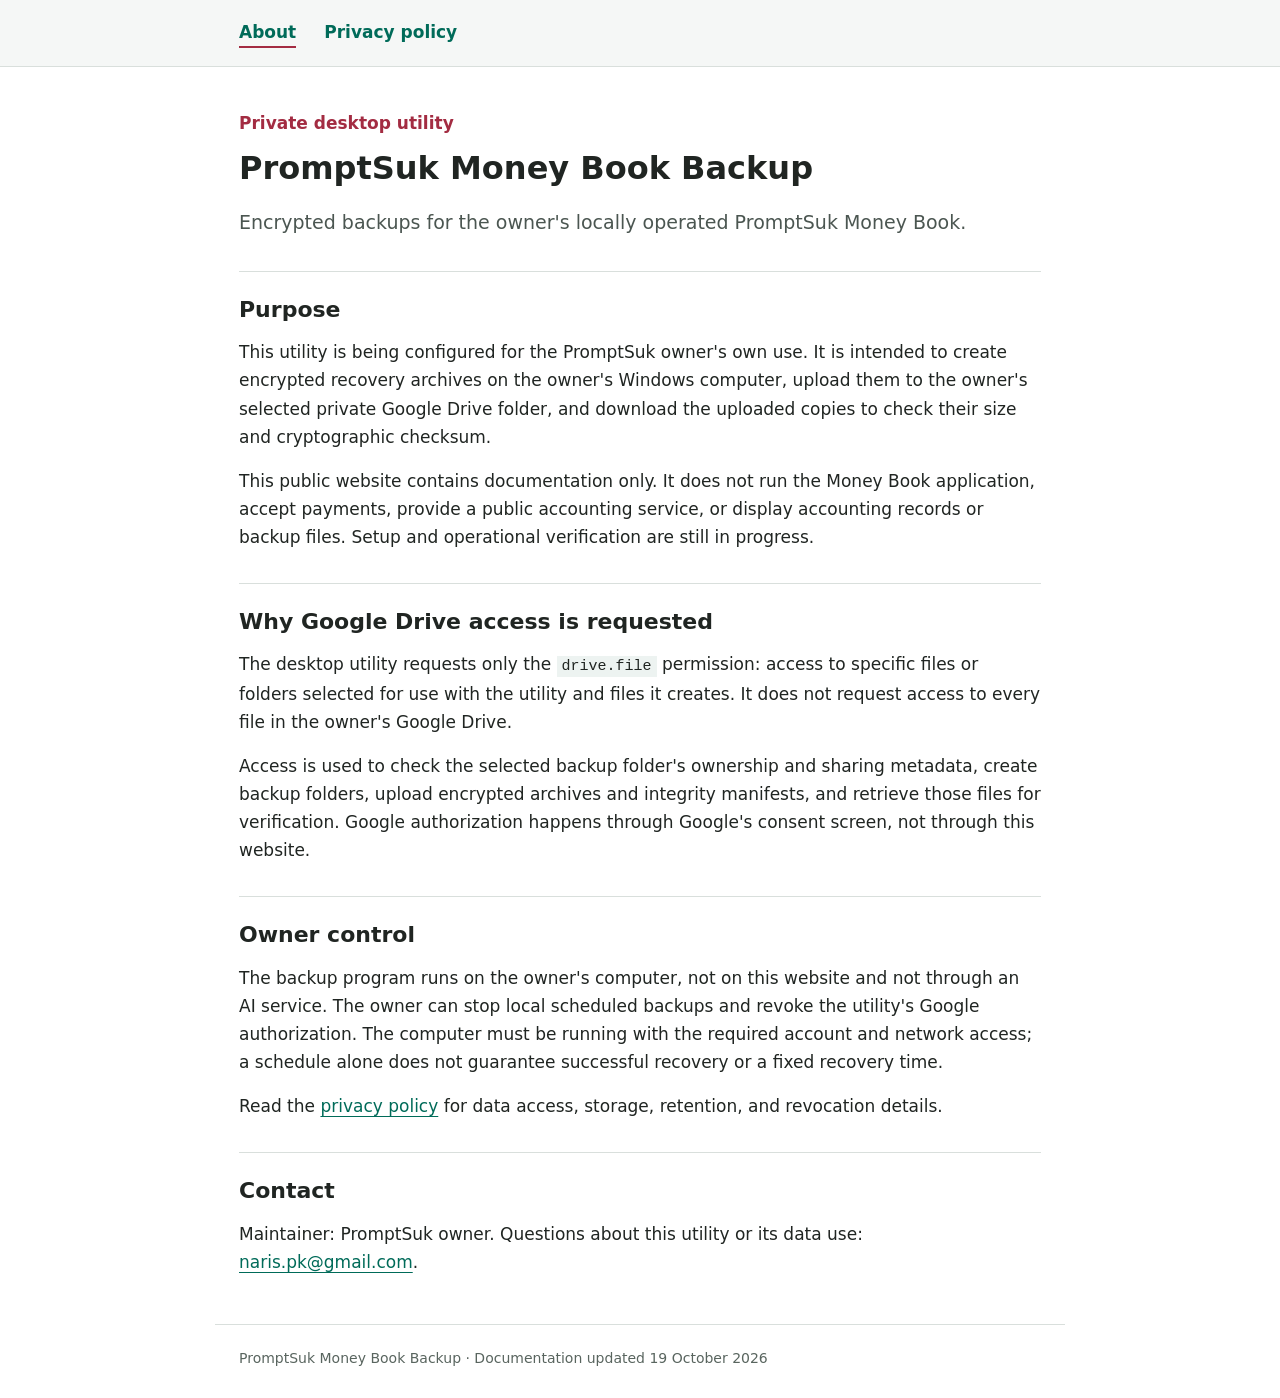
<file: index.html>
<!doctype html>
<html lang="en">
<head>
  <meta charset="utf-8">
  <meta name="viewport" content="width=device-width, initial-scale=1">
  <meta name="description" content="Information about the private PromptSuk Money Book Backup desktop utility and its limited Google Drive access.">
  <title>PromptSuk Money Book Backup</title>
  <link rel="stylesheet" href="style.css">
</head>
<body>
  <header><nav aria-label="Main"><a href="./" aria-current="page">About</a><a href="privacy.html">Privacy policy</a></nav></header>
  <main>
    <p class="label">Private desktop utility</p>
    <h1>PromptSuk Money Book Backup</h1>
    <p class="lead">Encrypted backups for the owner's locally operated PromptSuk Money Book.</p>
    <section>
      <h2>Purpose</h2>
      <p>This utility is being configured for the PromptSuk owner's own use. It is intended to create encrypted recovery archives on the owner's Windows computer, upload them to the owner's selected private Google Drive folder, and download the uploaded copies to check their size and cryptographic checksum.</p>
      <p>This public website contains documentation only. It does not run the Money Book application, accept payments, provide a public accounting service, or display accounting records or backup files. Setup and operational verification are still in progress.</p>
    </section>
    <section>
      <h2>Why Google Drive access is requested</h2>
      <p>The desktop utility requests only the <code>drive.file</code> permission: access to specific files or folders selected for use with the utility and files it creates. It does not request access to every file in the owner's Google Drive.</p>
      <p>Access is used to check the selected backup folder's ownership and sharing metadata, create backup folders, upload encrypted archives and integrity manifests, and retrieve those files for verification. Google authorization happens through Google's consent screen, not through this website.</p>
    </section>
    <section>
      <h2>Owner control</h2>
      <p>The backup program runs on the owner's computer, not on this website and not through an AI service. The owner can stop local scheduled backups and revoke the utility's Google authorization. The computer must be running with the required account and network access; a schedule alone does not guarantee successful recovery or a fixed recovery time.</p>
      <p>Read the <a href="privacy.html">privacy policy</a> for data access, storage, retention, and revocation details.</p>
    </section>
    <section><h2>Contact</h2><p>Maintainer: PromptSuk owner. Questions about this utility or its data use: <a href="mailto:naris.pk@gmail.com">naris.pk@gmail.com</a>.</p></section>
  </main>
  <footer>PromptSuk Money Book Backup &middot; Documentation updated 19 October 2026</footer>
</body>
</html>
</file>
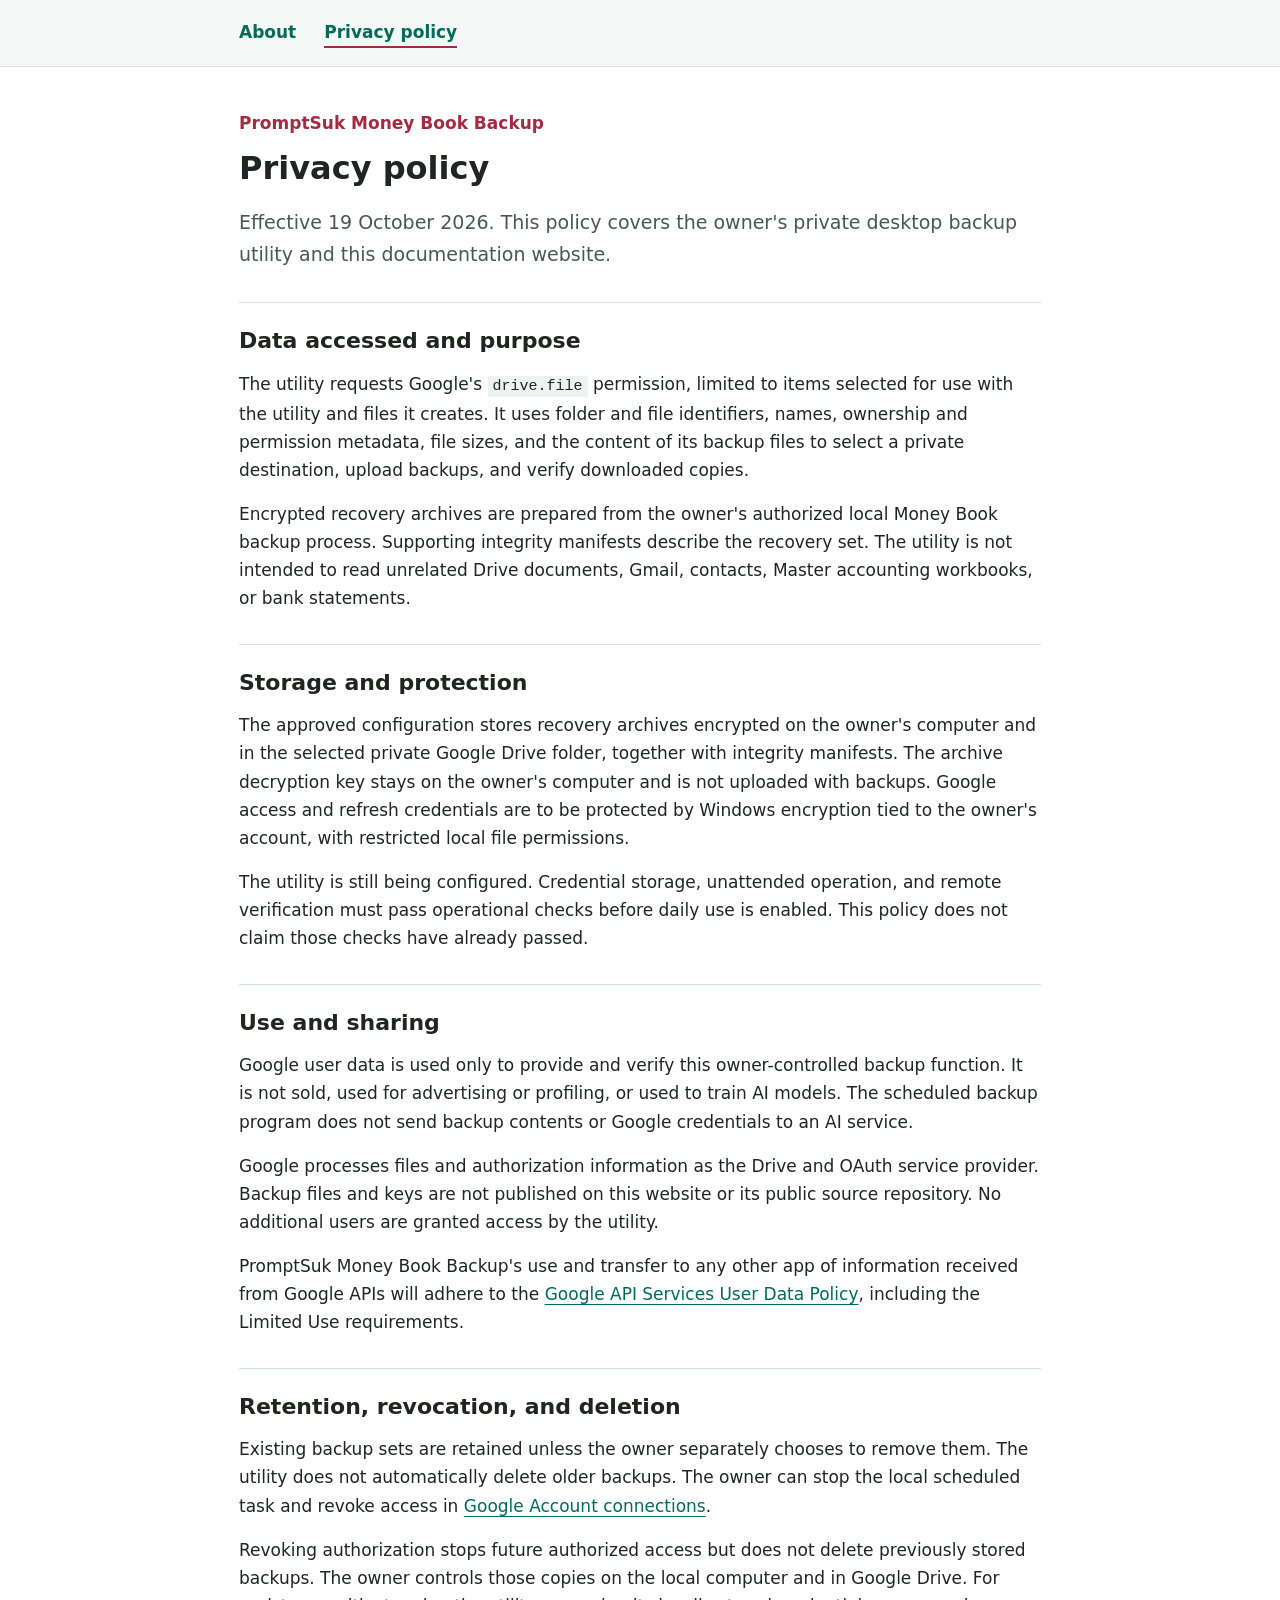
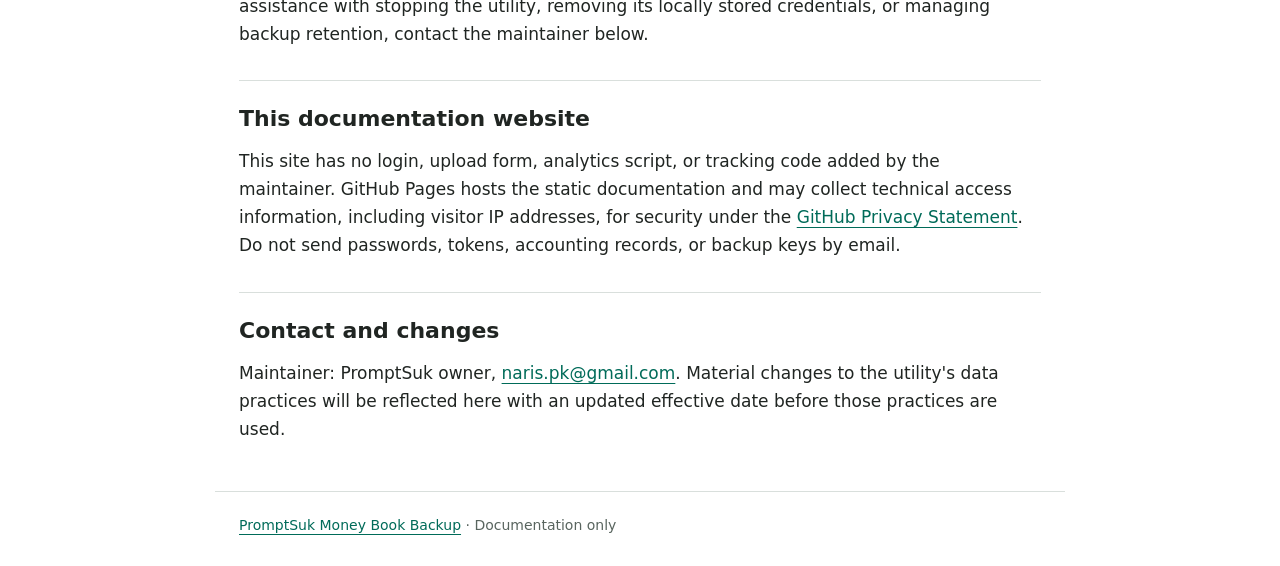
<file: privacy.html>
<!doctype html>
<html lang="en">
<head>
  <meta charset="utf-8">
  <meta name="viewport" content="width=device-width, initial-scale=1">
  <meta name="description" content="Privacy policy for PromptSuk Money Book Backup, a private desktop backup utility using limited Google Drive access.">
  <title>Privacy Policy | PromptSuk Money Book Backup</title>
  <link rel="stylesheet" href="style.css">
</head>
<body>
  <header><nav aria-label="Main"><a href="./">About</a><a href="privacy.html" aria-current="page">Privacy policy</a></nav></header>
  <main>
    <p class="label">PromptSuk Money Book Backup</p>
    <h1>Privacy policy</h1>
    <p class="lead">Effective 19 October 2026. This policy covers the owner's private desktop backup utility and this documentation website.</p>
    <section>
      <h2>Data accessed and purpose</h2>
      <p>The utility requests Google's <code>drive.file</code> permission, limited to items selected for use with the utility and files it creates. It uses folder and file identifiers, names, ownership and permission metadata, file sizes, and the content of its backup files to select a private destination, upload backups, and verify downloaded copies.</p>
      <p>Encrypted recovery archives are prepared from the owner's authorized local Money Book backup process. Supporting integrity manifests describe the recovery set. The utility is not intended to read unrelated Drive documents, Gmail, contacts, Master accounting workbooks, or bank statements.</p>
    </section>
    <section>
      <h2>Storage and protection</h2>
      <p>The approved configuration stores recovery archives encrypted on the owner's computer and in the selected private Google Drive folder, together with integrity manifests. The archive decryption key stays on the owner's computer and is not uploaded with backups. Google access and refresh credentials are to be protected by Windows encryption tied to the owner's account, with restricted local file permissions.</p>
      <p>The utility is still being configured. Credential storage, unattended operation, and remote verification must pass operational checks before daily use is enabled. This policy does not claim those checks have already passed.</p>
    </section>
    <section>
      <h2>Use and sharing</h2>
      <p>Google user data is used only to provide and verify this owner-controlled backup function. It is not sold, used for advertising or profiling, or used to train AI models. The scheduled backup program does not send backup contents or Google credentials to an AI service.</p>
      <p>Google processes files and authorization information as the Drive and OAuth service provider. Backup files and keys are not published on this website or its public source repository. No additional users are granted access by the utility.</p>
      <p>PromptSuk Money Book Backup's use and transfer to any other app of information received from Google APIs will adhere to the <a href="https://developers.google.com/terms/api-services-user-data-policy">Google API Services User Data Policy</a>, including the Limited Use requirements.</p>
    </section>
    <section>
      <h2>Retention, revocation, and deletion</h2>
      <p>Existing backup sets are retained unless the owner separately chooses to remove them. The utility does not automatically delete older backups. The owner can stop the local scheduled task and revoke access in <a href="https://myaccount.google.com/connections">Google Account connections</a>.</p>
      <p>Revoking authorization stops future authorized access but does not delete previously stored backups. The owner controls those copies on the local computer and in Google Drive. For assistance with stopping the utility, removing its locally stored credentials, or managing backup retention, contact the maintainer below.</p>
    </section>
    <section>
      <h2>This documentation website</h2>
      <p>This site has no login, upload form, analytics script, or tracking code added by the maintainer. GitHub Pages hosts the static documentation and may collect technical access information, including visitor IP addresses, for security under the <a href="https://docs.github.com/en/site-policy/privacy-policies/github-general-privacy-statement">GitHub Privacy Statement</a>. Do not send passwords, tokens, accounting records, or backup keys by email.</p>
    </section>
    <section><h2>Contact and changes</h2><p>Maintainer: PromptSuk owner, <a href="mailto:naris.pk@gmail.com">naris.pk@gmail.com</a>. Material changes to the utility's data practices will be reflected here with an updated effective date before those practices are used.</p></section>
  </main>
  <footer><a href="./">PromptSuk Money Book Backup</a> &middot; Documentation only</footer>
</body>
</html>
</file>
<file: style.css>
:root{color-scheme:light;font-family:system-ui,-apple-system,"Segoe UI",sans-serif;color:#202522;background:#fff;font-size:17px;line-height:1.65;letter-spacing:0}
*{box-sizing:border-box}
body{margin:0}
header{border-bottom:1px solid #d9dfdc;background:#f5f7f6}
nav,main,footer{max-width:850px;margin:0 auto;padding-left:24px;padding-right:24px}
nav{display:flex;gap:28px;flex-wrap:wrap;padding-top:18px;padding-bottom:18px}
nav a{font-weight:600;text-decoration:none}
nav a[aria-current]{border-bottom:2px solid #a32c42}
main{padding-top:42px;padding-bottom:32px}
h1{font-size:32px;line-height:1.2;margin:12px 0 20px;overflow-wrap:anywhere}
h2{font-size:22px;line-height:1.3;margin:0 0 14px}
p{margin:0 0 16px}
.label{color:#a32c42;font-weight:650;margin-bottom:0}
.lead{font-size:19px;color:#4b5651}
section{margin-top:32px;padding-top:24px;border-top:1px solid #d9dfdc}
a{color:#006b59;text-underline-offset:4px;overflow-wrap:anywhere}
a:focus-visible{outline:3px solid #a32c42;outline-offset:4px}
code{font-size:15px;background:#edf3f1;padding:2px 5px}
footer{font-size:14px;color:#59655f;padding-top:22px;padding-bottom:30px;border-top:1px solid #d9dfdc}
@media(max-width:480px){nav,main,footer{padding-left:20px;padding-right:20px}main{padding-top:28px}h1{font-size:28px}.lead{font-size:18px}}
</file>
